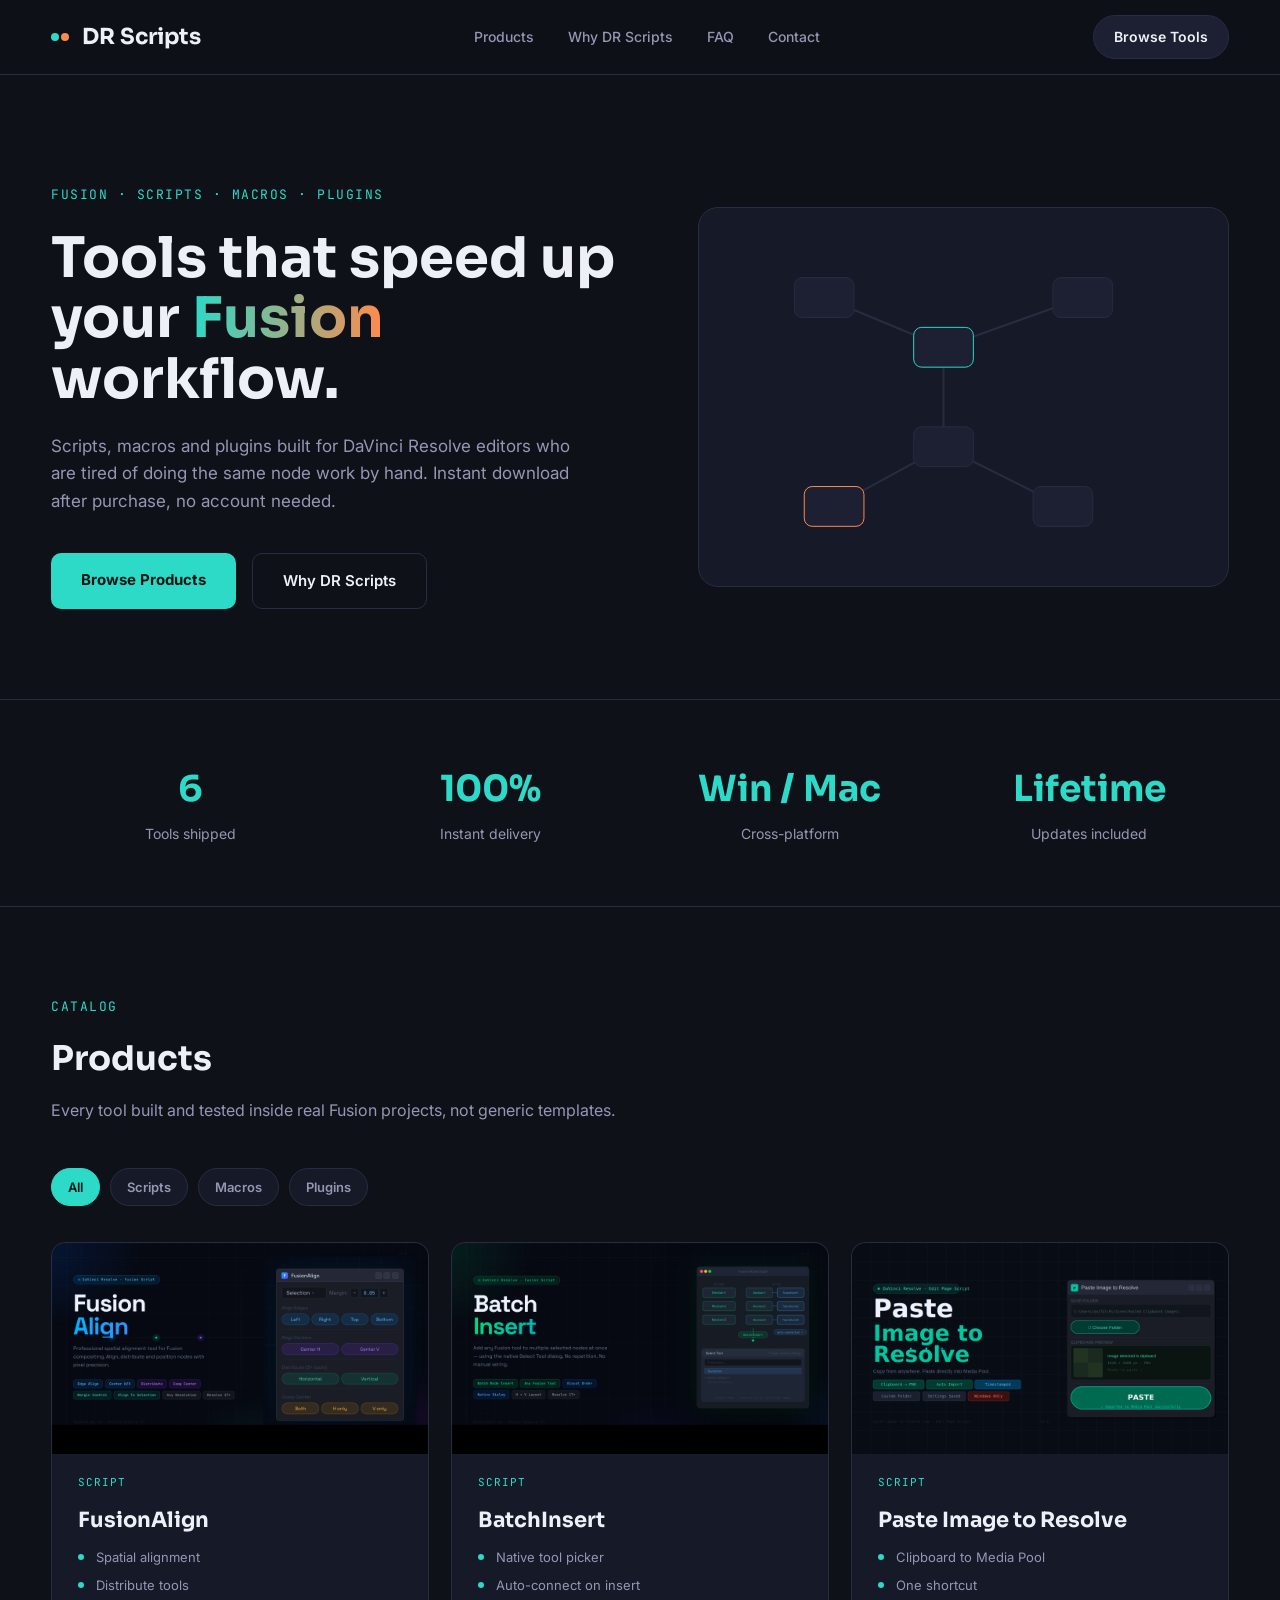
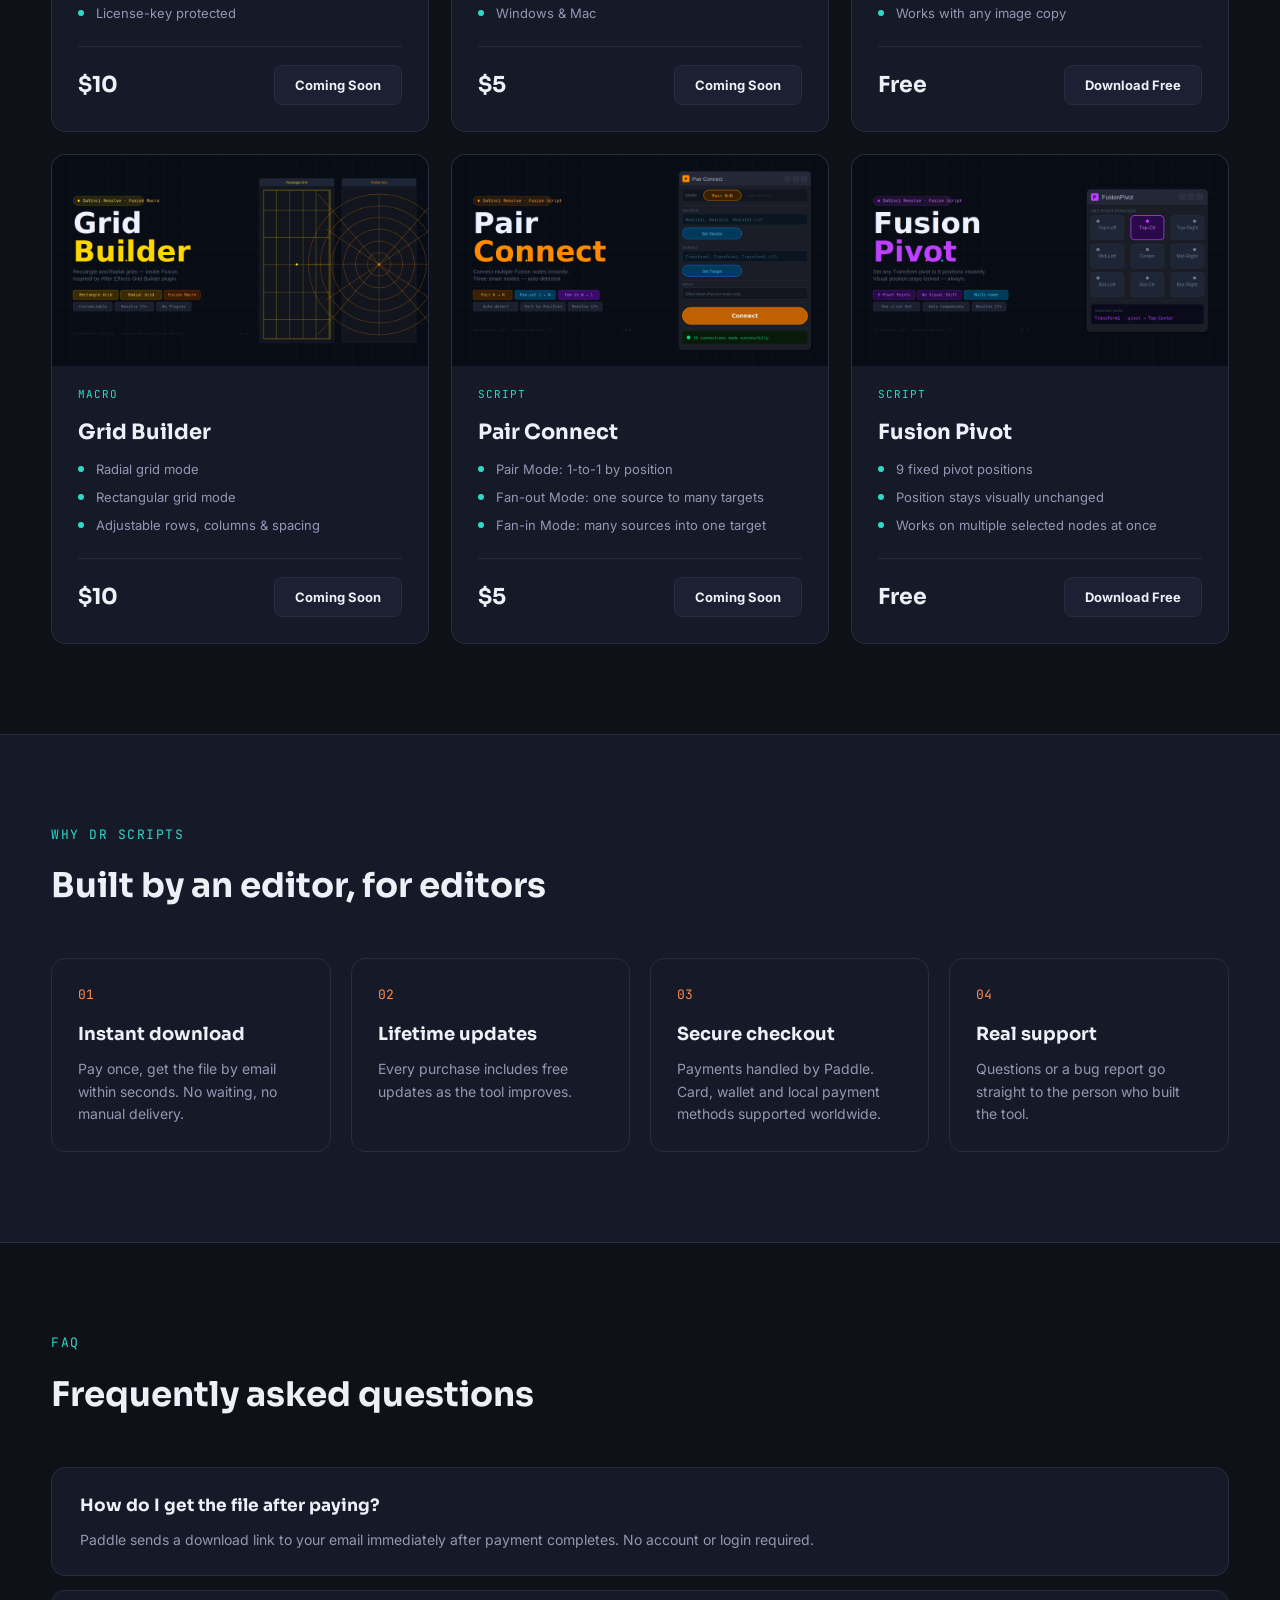
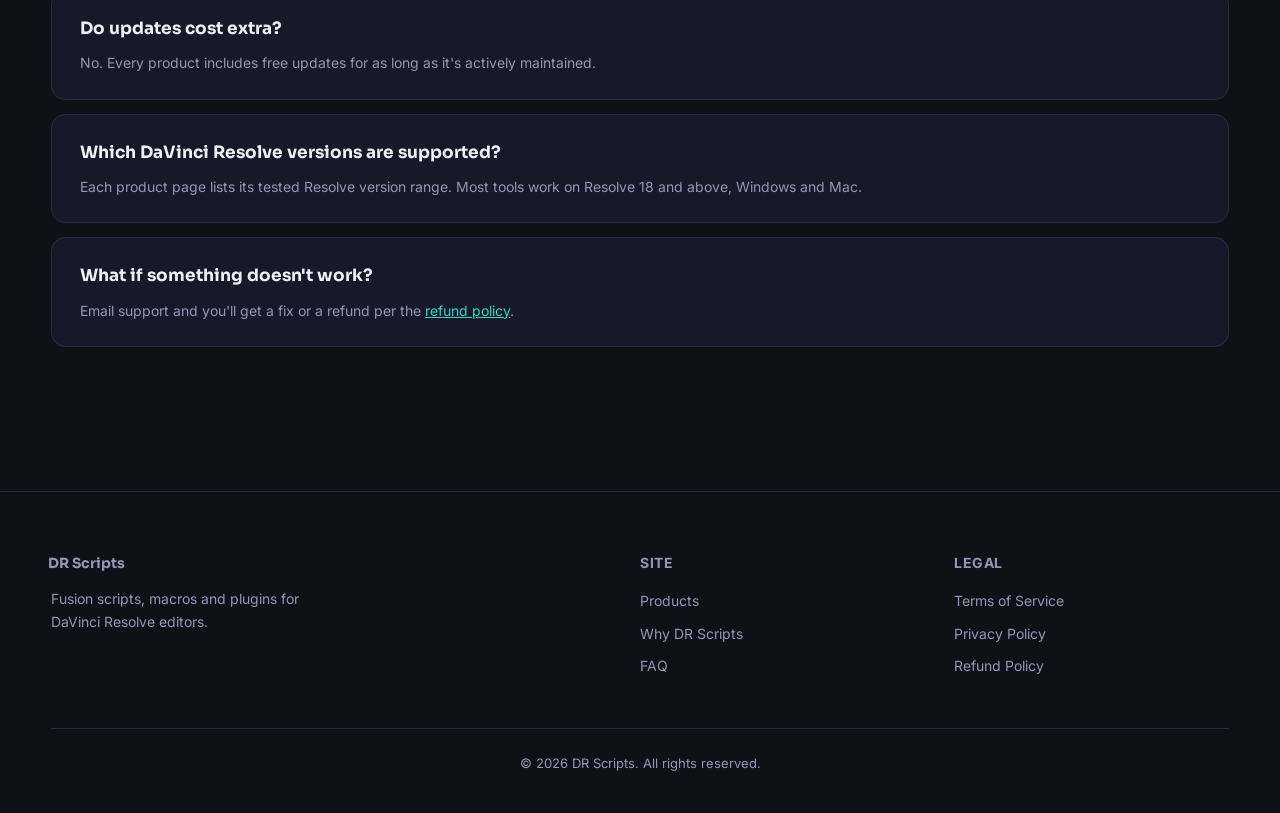
<file: index.html>
<!DOCTYPE html>
<html lang="en">
<head>
<meta charset="UTF-8">
<meta name="viewport" content="width=device-width, initial-scale=1.0">
<title>DR Scripts | DaVinci Resolve Fusion Tools</title>
<meta name="description" content="Professional Fusion scripts, macros and plugins for DaVinci Resolve editors. Instant download, lifetime updates.">
<link rel="icon" type="image/png" href="images/favicon.png">
<link rel="stylesheet" href="style.css">
<script src="https://cdn.paddle.com/paddle/v2/paddle.js"></script>
</head>
<body>

<header>
  <div class="container nav">
    <a href="#" class="logo"><span class="dot-teal"></span><span class="dot-orange"></span>&nbsp;DR Scripts</a>
    <nav class="menu">
      <a href="#products">Products</a>
      <a href="#why">Why DR Scripts</a>
      <a href="#faq">FAQ</a>
      <a href="mailto:davinciresolvescripts@gmail.com">Contact</a>
    </nav>
    <a href="#products" class="nav-cta">Browse Tools</a>
  </div>
</header>

<section class="hero">
  <div class="container hero-grid">
    <div>
      <div class="eyebrow">FUSION · SCRIPTS · MACROS · PLUGINS</div>
      <h1>Tools that speed up<br>your <span class="accent">Fusion</span> workflow.</h1>
      <p>Scripts, macros and plugins built for DaVinci Resolve editors who are tired of doing the same node work by hand. Instant download after purchase, no account needed.</p>
      <div class="hero-buttons">
        <a href="#products" class="primary">Browse Products</a>
        <a href="#why" class="secondary">Why DR Scripts</a>
      </div>
    </div>
    <div class="node-graph">
      <svg viewBox="0 0 400 380" xmlns="http://www.w3.org/2000/svg">
        <line x1="60" y1="90" x2="180" y2="140" stroke="#282c40" stroke-width="2"/>
        <line x1="180" y1="140" x2="320" y2="90" stroke="#282c40" stroke-width="2"/>
        <line x1="180" y1="140" x2="180" y2="240" stroke="#282c40" stroke-width="2"/>
        <line x1="180" y1="240" x2="70" y2="300" stroke="#282c40" stroke-width="2"/>
        <line x1="180" y1="240" x2="300" y2="300" stroke="#282c40" stroke-width="2"/>
        <rect x="30" y="70" width="60" height="40" rx="8" fill="#1c2032" stroke="#282c40"/>
        <rect x="150" y="120" width="60" height="40" rx="8" fill="#1c2032" stroke="#2dd9c7" class="pulse"/>
        <rect x="290" y="70" width="60" height="40" rx="8" fill="#1c2032" stroke="#282c40"/>
        <rect x="150" y="220" width="60" height="40" rx="8" fill="#1c2032" stroke="#282c40"/>
        <rect x="40" y="280" width="60" height="40" rx="8" fill="#1c2032" stroke="#ff8a4c" class="pulse"/>
        <rect x="270" y="280" width="60" height="40" rx="8" fill="#1c2032" stroke="#282c40"/>
      </svg>
    </div>
  </div>
</section>

<section class="stats">
  <div class="container stat-grid">
    <div class="stat"><h2>6</h2><p>Tools shipped</p></div>
    <div class="stat"><h2>100%</h2><p>Instant delivery</p></div>
    <div class="stat"><h2>Win / Mac</h2><p>Cross-platform</p></div>
    <div class="stat"><h2>Lifetime</h2><p>Updates included</p></div>
  </div>
</section>

<section class="block" id="products">
  <div class="container">
    <div class="section-head">
      <div class="eyebrow">CATALOG</div>
      <h2 class="section-title">Products</h2>
      <p class="section-sub">Every tool built and tested inside real Fusion projects, not generic templates.</p>
    </div>
    <div class="toolbar">
      <div class="chips">
        <button class="chip active" data-filter="All">All</button>
        <button class="chip" data-filter="SCRIPT">Scripts</button>
        <button class="chip" data-filter="MACRO">Macros</button>
        <button class="chip" data-filter="PLUGIN">Plugins</button>
      </div>
    </div>
    <div class="product-grid" id="product-grid"><!-- rendered by app.js --></div>
  </div>
</section>

<section class="block" id="why" style="background:var(--panel);border-top:1px solid var(--line);border-bottom:1px solid var(--line);">
  <div class="container">
    <div class="section-head">
      <div class="eyebrow">WHY DR SCRIPTS</div>
      <h2 class="section-title">Built by an editor, for editors</h2>
    </div>
    <div class="feature-grid">
      <div class="feature">
        <div class="num mono">01</div>
        <h3>Instant download</h3>
        <p>Pay once, get the file by email within seconds. No waiting, no manual delivery.</p>
      </div>
      <div class="feature">
        <div class="num mono">02</div>
        <h3>Lifetime updates</h3>
        <p>Every purchase includes free updates as the tool improves.</p>
      </div>
      <div class="feature">
        <div class="num mono">03</div>
        <h3>Secure checkout</h3>
        <p>Payments handled by Paddle. Card, wallet and local payment methods supported worldwide.</p>
      </div>
      <div class="feature">
        <div class="num mono">04</div>
        <h3>Real support</h3>
        <p>Questions or a bug report go straight to the person who built the tool.</p>
      </div>
    </div>
  </div>
</section>

<section class="block" id="faq">
  <div class="container">
    <div class="section-head">
      <div class="eyebrow">FAQ</div>
      <h2 class="section-title">Frequently asked questions</h2>
    </div>
    <div class="faq-item">
      <h3>How do I get the file after paying?</h3>
      <p>Paddle sends a download link to your email immediately after payment completes. No account or login required.</p>
    </div>
    <div class="faq-item">
      <h3>Do updates cost extra?</h3>
      <p>No. Every product includes free updates for as long as it's actively maintained.</p>
    </div>
    <div class="faq-item">
      <h3>Which DaVinci Resolve versions are supported?</h3>
      <p>Each product page lists its tested Resolve version range. Most tools work on Resolve 18 and above, Windows and Mac.</p>
    </div>
    <div class="faq-item">
      <h3>What if something doesn't work?</h3>
      <p>Email support and you'll get a fix or a refund per the <a href="refund.html" style="color:var(--teal);text-decoration:underline;">refund policy</a>.</p>
    </div>
  </div>
</section>

<footer>
  <div class="container">
    <div class="footer-grid">
      <div class="footer-brand">
        <a href="#" class="logo"><span class="dot-teal"></span><span class="dot-orange"></span>&nbsp;DR Scripts</a>
        <p>Fusion scripts, macros and plugins for DaVinci Resolve editors.</p>
      </div>
      <div>
        <h4>SITE</h4>
        <a href="#products">Products</a>
        <a href="#why">Why DR Scripts</a>
        <a href="#faq">FAQ</a>
      </div>
      <div>
        <h4>LEGAL</h4>
        <a href="terms.html">Terms of Service</a>
        <a href="privacy.html">Privacy Policy</a>
        <a href="refund.html">Refund Policy</a>
      </div>
    </div>
    <div class="copy">© 2026 DR Scripts. All rights reserved.</div>
  </div>
</footer>

<script src="products.js"></script>
<script src="app.js"></script>
</body>
</html>
</file>
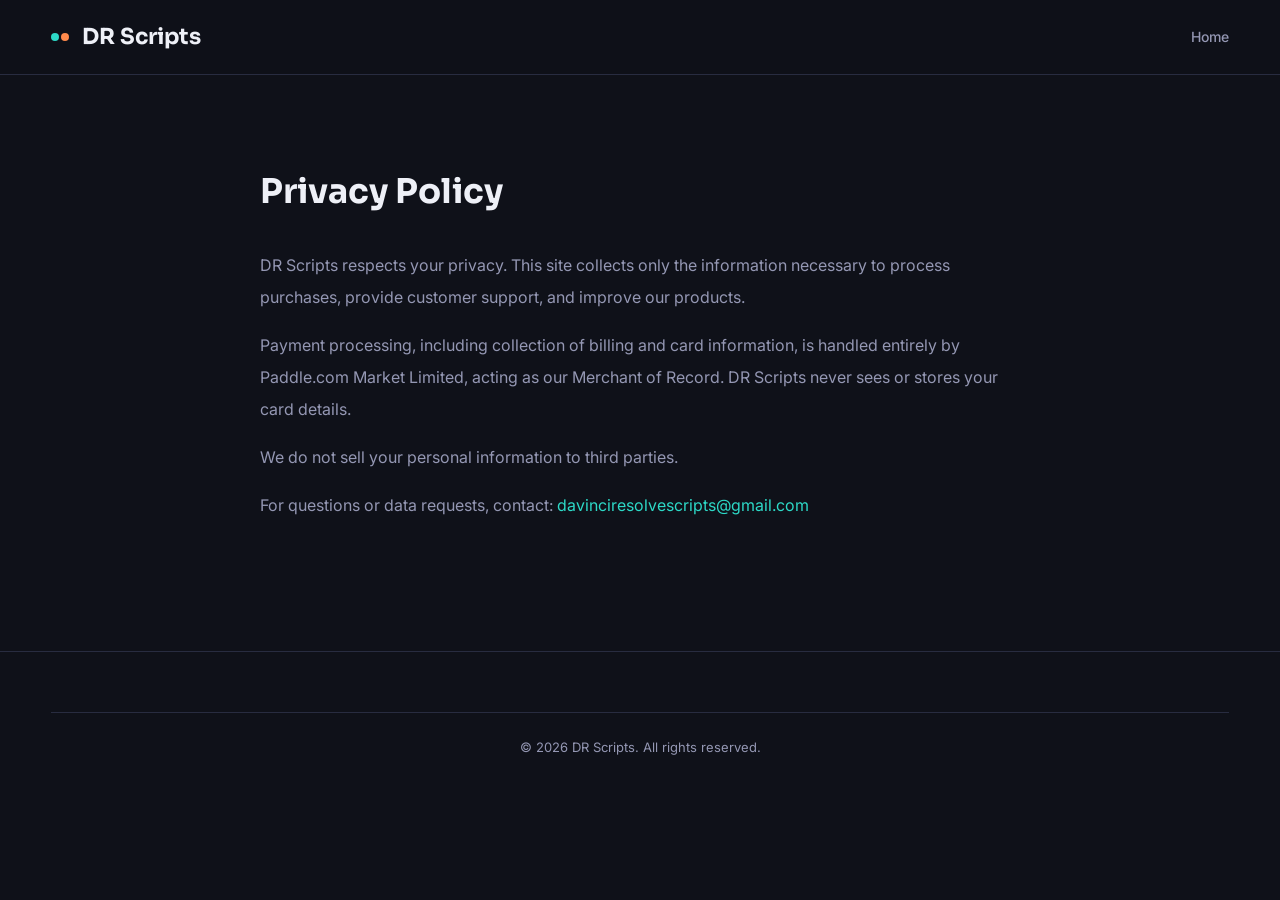
<file: privacy.html>
<!DOCTYPE html>
<html lang="en">
<head>
<meta charset="UTF-8">
<meta name="viewport" content="width=device-width, initial-scale=1.0">
<title>Privacy Policy | DR Scripts</title>
<link rel="icon" type="image/png" href="images/favicon.png">
<link rel="stylesheet" href="style.css">
</head>
<body>
<header>
  <div class="container nav">
    <a href="index.html" class="logo"><span class="dot-teal"></span><span class="dot-orange"></span>&nbsp;DR Scripts</a>
    <nav class="menu"><a href="index.html">Home</a></nav>
  </div>
</header>
<section class="block container" style="max-width:760px;">
  <h1 class="section-title" style="margin-bottom:30px;">Privacy Policy</h1>
  <p style="color:var(--ink-dim);line-height:2;margin-bottom:16px;">DR Scripts respects your privacy. This site collects only the information necessary to process purchases, provide customer support, and improve our products.</p>
  <p style="color:var(--ink-dim);line-height:2;margin-bottom:16px;">Payment processing, including collection of billing and card information, is handled entirely by Paddle.com Market Limited, acting as our Merchant of Record. DR Scripts never sees or stores your card details.</p>
  <p style="color:var(--ink-dim);line-height:2;margin-bottom:16px;">We do not sell your personal information to third parties.</p>
  <p style="color:var(--ink-dim);line-height:2;">For questions or data requests, contact: <a href="mailto:davinciresolvescripts@gmail.com" style="color:var(--teal);">davinciresolvescripts@gmail.com</a></p>
</section>
<footer><div class="container copy">© 2026 DR Scripts. All rights reserved.</div></footer>
</body>
</html>
</file>
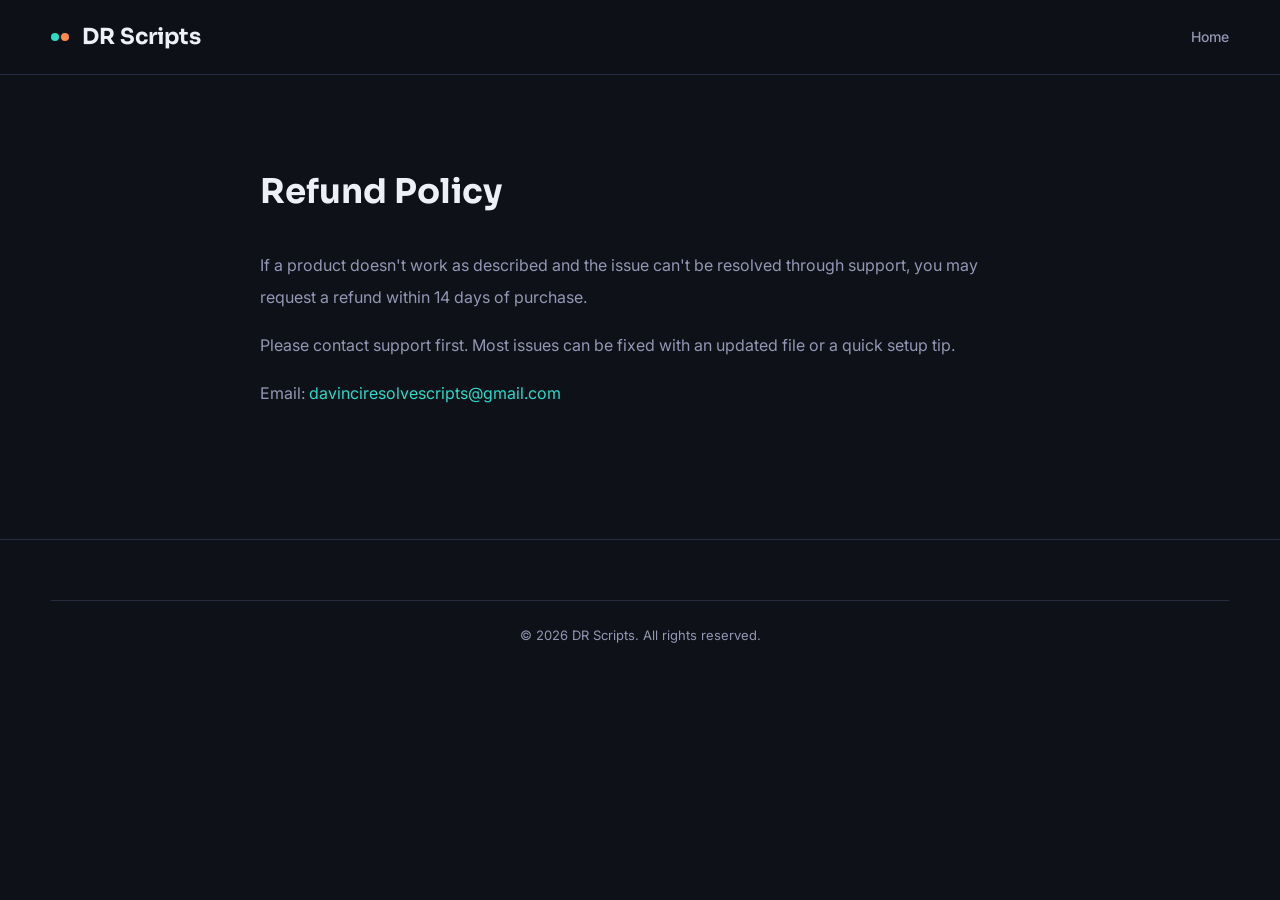
<file: refund.html>
<!DOCTYPE html>
<html lang="en">
<head>
<meta charset="UTF-8">
<meta name="viewport" content="width=device-width, initial-scale=1.0">
<title>Refund Policy | DR Scripts</title>
<link rel="icon" type="image/png" href="images/favicon.png">
<link rel="stylesheet" href="style.css">
</head>
<body>
<header>
  <div class="container nav">
    <a href="index.html" class="logo"><span class="dot-teal"></span><span class="dot-orange"></span>&nbsp;DR Scripts</a>
    <nav class="menu"><a href="index.html">Home</a></nav>
  </div>
</header>
<section class="block container" style="max-width:760px;">
  <h1 class="section-title" style="margin-bottom:30px;">Refund Policy</h1>
  <p style="color:var(--ink-dim);line-height:2;margin-bottom:16px;">If a product doesn't work as described and the issue can't be resolved through support, you may request a refund within 14 days of purchase.</p>
  <p style="color:var(--ink-dim);line-height:2;margin-bottom:16px;">Please contact support first. Most issues can be fixed with an updated file or a quick setup tip.</p>
  <p style="color:var(--ink-dim);line-height:2;">Email: <a href="mailto:davinciresolvescripts@gmail.com" style="color:var(--teal);">davinciresolvescripts@gmail.com</a></p>
</section>
<footer><div class="container copy">© 2026 DR Scripts. All rights reserved.</div></footer>
</body>
</html>
</file>
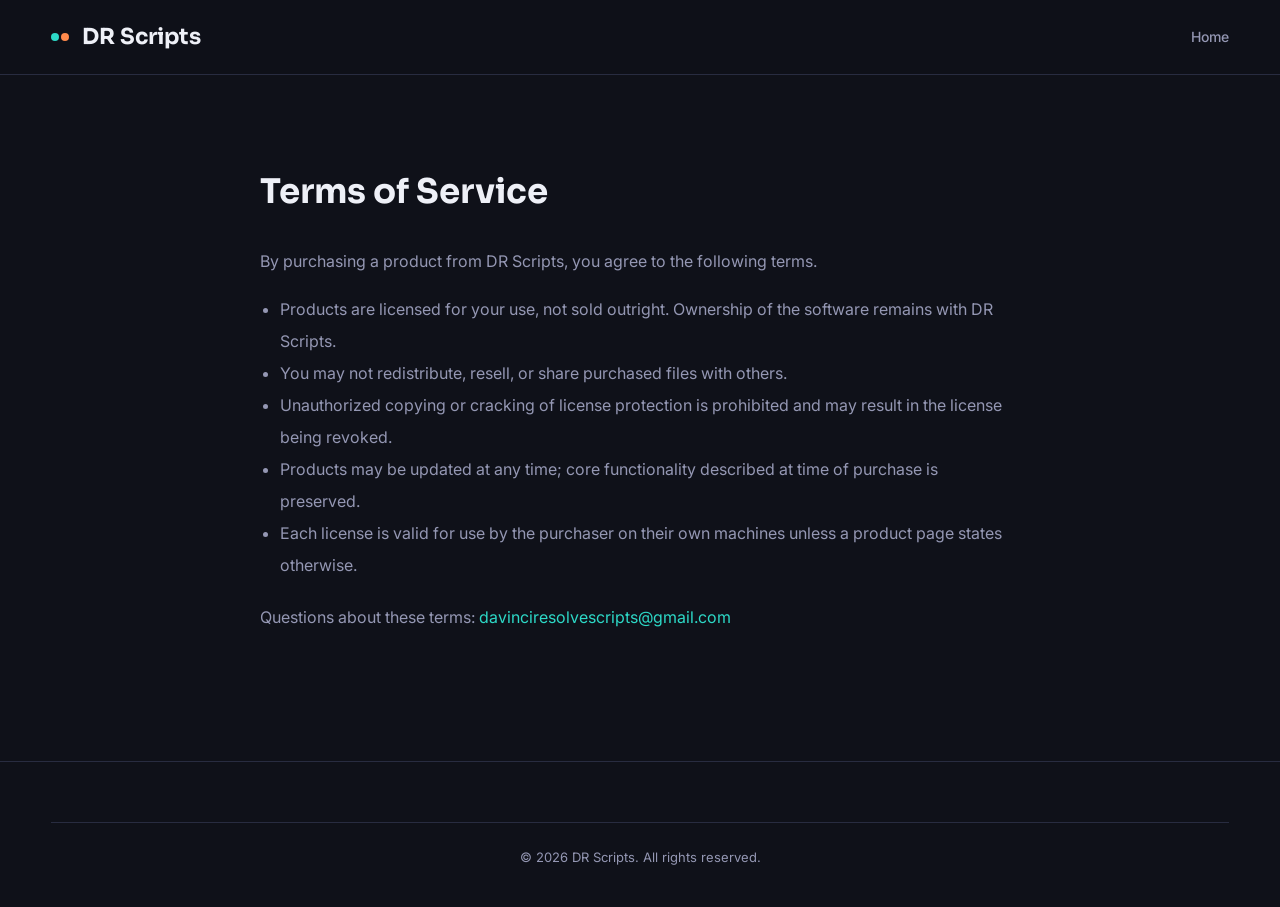
<file: terms.html>
<!DOCTYPE html>
<html lang="en">
<head>
<meta charset="UTF-8">
<meta name="viewport" content="width=device-width, initial-scale=1.0">
<title>Terms of Service | DR Scripts</title>
<link rel="icon" type="image/png" href="images/favicon.png">
<link rel="stylesheet" href="style.css">
</head>
<body>
<header>
  <div class="container nav">
    <a href="index.html" class="logo"><span class="dot-teal"></span><span class="dot-orange"></span>&nbsp;DR Scripts</a>
    <nav class="menu"><a href="index.html">Home</a></nav>
  </div>
</header>
<section class="block container" style="max-width:760px;">
  <h1 class="section-title" style="margin-bottom:30px;">Terms of Service</h1>
  <p style="color:var(--ink-dim);margin-bottom:18px;">By purchasing a product from DR Scripts, you agree to the following terms.</p>
  <ul style="color:var(--ink-dim);padding-left:20px;line-height:2;">
    <li>Products are licensed for your use, not sold outright. Ownership of the software remains with DR Scripts.</li>
    <li>You may not redistribute, resell, or share purchased files with others.</li>
    <li>Unauthorized copying or cracking of license protection is prohibited and may result in the license being revoked.</li>
    <li>Products may be updated at any time; core functionality described at time of purchase is preserved.</li>
    <li>Each license is valid for use by the purchaser on their own machines unless a product page states otherwise.</li>
  </ul>
  <p style="color:var(--ink-dim);margin-top:24px;">Questions about these terms: <a href="mailto:davinciresolvescripts@gmail.com" style="color:var(--teal);">davinciresolvescripts@gmail.com</a></p>
</section>
<footer><div class="container copy">© 2026 DR Scripts. All rights reserved.</div></footer>
</body>
</html>
</file>
<file: style.css>
@import url('https://fonts.googleapis.com/css2?family=Sora:wght@400;500;600;700&family=Inter:wght@400;500;600&family=JetBrains+Mono:wght@400;500&display=swap');

:root{
  --bg:#0f1119;
  --panel:#161927;
  --panel-2:#1c2032;
  --line:#282c40;
  --ink:#eef0f7;
  --ink-dim:#9497b3;
  --teal:#2dd9c7;
  --orange:#ff8a4c;
  --radius:14px;
}

*{margin:0;padding:0;box-sizing:border-box;}
html{scroll-behavior:smooth;}
body{
  background:var(--bg);
  color:var(--ink);
  font-family:'Inter',sans-serif;
  line-height:1.6;
}
a{color:inherit;text-decoration:none;}
img{display:block;max-width:100%;}
button{font-family:inherit;cursor:pointer;border:none;background:none;color:inherit;}
.container{width:min(1200px,92%);margin:auto;}
.mono{font-family:'JetBrains Mono',monospace;}

/* ===== Announcement ===== */
.announcement{
  background:linear-gradient(90deg,var(--teal),var(--orange));
  color:#0f1119;
  text-align:center;
  font-weight:600;
  font-size:14px;
  padding:9px 12px;
  letter-spacing:.2px;
}

/* ===== Header ===== */
header{
  position:sticky;top:0;z-index:100;
  background:rgba(15,17,25,.85);
  backdrop-filter:blur(12px);
  border-bottom:1px solid var(--line);
}
.nav{height:74px;display:flex;align-items:center;justify-content:space-between;}
.logo{
  font-family:'Sora',sans-serif;
  font-size:22px;font-weight:700;
  display:flex;align-items:center;gap:8px;
}
.logo .dot-teal{width:8px;height:8px;border-radius:50%;background:var(--teal);}
.logo .dot-orange{width:8px;height:8px;border-radius:50%;background:var(--orange);margin-left:-6px;}
.menu{display:flex;gap:34px;}
.menu a{font-size:14px;font-weight:500;color:var(--ink-dim);transition:.2s;}
.menu a:hover{color:var(--ink);}
.nav-cta{
  background:var(--panel-2);
  border:1px solid var(--line);
  padding:10px 20px;border-radius:999px;
  font-size:14px;font-weight:600;
  transition:.2s;
}
.nav-cta:hover{border-color:var(--teal);color:var(--teal);}

/* ===== Hero ===== */
.hero{
  padding:110px 0 90px;
  position:relative;
  overflow:hidden;
}
.hero-grid{
  display:grid;grid-template-columns:1.05fr .95fr;gap:60px;align-items:center;
}
.eyebrow{
  font-family:'JetBrains Mono',monospace;
  color:var(--teal);
  font-size:13px;
  letter-spacing:1.5px;
  margin-bottom:22px;
}
.hero h1{
  font-family:'Sora',sans-serif;
  font-size:56px;
  line-height:1.08;
  font-weight:700;
  margin-bottom:24px;
}
.hero h1 .accent{
  background:linear-gradient(90deg,var(--teal),var(--orange));
  -webkit-background-clip:text;background-clip:text;color:transparent;
}
.hero p{
  color:var(--ink-dim);
  font-size:17px;
  max-width:520px;
  margin-bottom:38px;
}
.hero-buttons{display:flex;gap:16px;}
.primary{
  background:var(--teal);color:#0a1512;
  padding:15px 30px;border-radius:10px;
  font-weight:700;font-size:15px;
  transition:.2s;
}
.primary:hover{transform:translateY(-2px);box-shadow:0 12px 30px rgba(45,217,199,.25);}
.secondary{
  background:transparent;border:1px solid var(--line);
  padding:15px 30px;border-radius:10px;
  font-weight:600;font-size:15px;color:var(--ink);
  transition:.2s;
}
.secondary:hover{border-color:var(--orange);color:var(--orange);}

/* Node-graph signature visual */
.node-graph{
  position:relative;height:380px;
  background:var(--panel);
  border:1px solid var(--line);
  border-radius:20px;
  overflow:hidden;
}
.node-graph svg{width:100%;height:100%;}
.node-graph .pulse{
  animation:pulse 2.4s ease-in-out infinite;
}
@keyframes pulse{
  0%,100%{opacity:.4;}
  50%{opacity:1;}
}
@media(prefers-reduced-motion:reduce){
  .node-graph .pulse{animation:none;opacity:.8;}
}

/* ===== Stats ===== */
.stats{padding:60px 0;border-top:1px solid var(--line);border-bottom:1px solid var(--line);}
.stat-grid{display:grid;grid-template-columns:repeat(4,1fr);gap:20px;text-align:center;}
.stat h2{font-family:'Sora',sans-serif;font-size:36px;color:var(--teal);margin-bottom:6px;}
.stat p{color:var(--ink-dim);font-size:14px;}

/* ===== Section shared ===== */
section.block{padding:90px 0;}
.section-head{margin-bottom:44px;}
.section-head .eyebrow{margin-bottom:14px;}
.section-title{font-family:'Sora',sans-serif;font-size:34px;font-weight:700;}
.section-sub{color:var(--ink-dim);margin-top:12px;max-width:600px;}

/* ===== Toolbar / chips ===== */
.toolbar{display:flex;justify-content:space-between;align-items:center;margin-bottom:36px;flex-wrap:wrap;gap:18px;}
.chips{display:flex;gap:10px;flex-wrap:wrap;}
.chip{
  height:38px;padding:0 16px;border-radius:999px;
  border:1px solid var(--line);background:var(--panel);
  font-size:13px;font-weight:600;color:var(--ink-dim);
  transition:.2s;
}
.chip:hover{border-color:var(--teal);}
.chip.active{background:var(--teal);color:#0a1512;border-color:var(--teal);}

/* ===== Product grid ===== */
.product-grid{display:grid;grid-template-columns:repeat(3,1fr);gap:22px;}
.product{
  position:relative;
  background:var(--panel);
  border:1px solid var(--line);
  border-radius:var(--radius);
  padding:26px;
  transition:.25s;
}
.product:hover{border-color:var(--teal);transform:translateY(-4px);}
.product-image{
  display:block;
  margin:-26px -26px 20px -26px;
  border-radius:var(--radius) var(--radius) 0 0;
  overflow:hidden;background:var(--panel-2);
  aspect-ratio:16/9;
}
.product-image img{width:100%;height:100%;object-fit:cover;display:block;}
.image-placeholder{
  width:100%;height:100%;display:flex;align-items:center;justify-content:center;
  font-family:'Sora',sans-serif;font-weight:600;color:var(--ink-dim);
  background:linear-gradient(135deg,var(--panel-2),var(--panel));
}
.product-category{
  font-family:'JetBrains Mono',monospace;
  font-size:11px;letter-spacing:1px;
  color:var(--teal);margin-bottom:12px;
}
.product-title a{color:var(--ink);transition:.2s;}
.product-title a:hover{color:var(--teal);}
.product-title{font-family:'Sora',sans-serif;font-size:21px;font-weight:700;margin-bottom:10px;}
.product-description{color:var(--ink-dim);font-size:14px;margin-bottom:16px;}
.product-features{list-style:none;margin-bottom:22px;}
.product-features li{
  font-size:13px;color:var(--ink-dim);
  padding-left:18px;position:relative;margin-bottom:7px;
}
.product-features li::before{
  content:"";position:absolute;left:0;top:7px;
  width:6px;height:6px;border-radius:50%;background:var(--teal);
}
.product-bottom{display:flex;justify-content:space-between;align-items:center;border-top:1px solid var(--line);padding-top:18px;}
.old-price{text-decoration:line-through;color:var(--ink-dim);font-size:13px;margin-right:8px;}
.price{font-family:'Sora',sans-serif;font-size:22px;font-weight:700;}
.buy{
  background:var(--panel-2);border:1px solid var(--line);
  padding:11px 20px;border-radius:8px;
  font-weight:700;font-size:13px;
  transition:.2s;
}
.buy:hover{background:var(--teal);color:#0a1512;border-color:var(--teal);}
.buy:disabled{opacity:.5;cursor:not-allowed;}
.buy:disabled:hover{background:var(--panel-2);color:var(--ink);border-color:var(--line);}

/* ===== Why section ===== */
.feature-grid{display:grid;grid-template-columns:repeat(4,1fr);gap:20px;}
.feature{background:var(--panel);border:1px solid var(--line);border-radius:var(--radius);padding:26px;}
.feature .num{font-family:'JetBrains Mono',monospace;color:var(--orange);font-size:13px;margin-bottom:14px;}
.feature h3{font-family:'Sora',sans-serif;font-size:18px;margin-bottom:10px;}
.feature p{color:var(--ink-dim);font-size:14px;}

/* ===== FAQ ===== */
.faq-item{
  background:var(--panel);border:1px solid var(--line);
  border-radius:var(--radius);padding:24px 28px;margin-bottom:14px;
}
.faq-item h3{font-family:'Sora',sans-serif;font-size:17px;margin-bottom:10px;}
.faq-item p{color:var(--ink-dim);font-size:14px;}

/* ===== Product detail page ===== */
.back-link{
  display:inline-block;color:var(--ink-dim);font-size:14px;font-weight:600;
  margin-bottom:30px;transition:.2s;
}
.back-link:hover{color:var(--teal);}
.detail-grid{display:grid;grid-template-columns:1.3fr 1fr;gap:60px;align-items:start;}
.detail-image{
  position:relative;
  border-radius:var(--radius);overflow:hidden;background:var(--panel);
  border:1px solid var(--line);aspect-ratio:16/9;
}
.detail-image img{width:100%;height:100%;object-fit:cover;display:block;}
.image-placeholder.large{font-size:26px;}

.media-carousel{
  position:relative;
  border-radius:var(--radius);overflow:hidden;background:var(--panel);
  border:1px solid var(--line);aspect-ratio:16/9;
}
.carousel-track{
  display:flex;width:200%;height:100%;
  transition:transform .45s ease;
  transform:translateX(0);
}
.media-carousel.on-video .carousel-track{transform:translateX(-50%);}
.carousel-slide{width:50%;height:100%;flex-shrink:0;}
.carousel-slide img{width:100%;height:100%;object-fit:cover;display:block;}
.carousel-slide iframe{width:100%;height:100%;border:0;display:block;}
.carousel-arrow{
  position:absolute;top:50%;transform:translateY(-50%);
  width:52px;height:52px;border-radius:50%;
  background:var(--teal);color:#0a1512;
  align-items:center;justify-content:center;
  font-size:22px;font-weight:700;
  box-shadow:0 8px 24px rgba(45,217,199,.4);
  opacity:0;transition:opacity .2s, transform .2s;
  display:none;
}
.media-carousel:hover .carousel-arrow{opacity:1;}
.carousel-arrow:hover{transform:translateY(-50%) scale(1.08);}
.carousel-arrow.right{right:18px;display:flex;}
.carousel-arrow.left{left:18px;display:none;}
.media-carousel.on-video .carousel-arrow.right{display:none;}
.media-carousel.on-video .carousel-arrow.left{display:flex;}

.detail-title{font-family:'Sora',sans-serif;font-size:44px;font-weight:700;margin-bottom:20px;}
.description-box{
  background:var(--panel);border:1px solid var(--line);border-radius:var(--radius);
  padding:24px 26px;margin-bottom:26px;
}
.detail-description{color:var(--ink-dim);font-size:17px;line-height:1.8;}
.detail-buy{
  display:flex;justify-content:space-between;align-items:center;
  border-top:1px solid var(--line);padding-top:24px;margin-top:26px;
}
.price-badge{
  display:inline-flex;align-items:center;
  background:var(--panel-2);border:1px solid var(--teal);
  color:var(--teal);
  font-family:'Sora',sans-serif;font-size:26px;font-weight:700;
  padding:10px 22px;border-radius:999px;
}
.buy.large{padding:15px 30px;font-size:15px;border-radius:10px;}

/* ===== Footer ===== */
footer{border-top:1px solid var(--line);padding:60px 0 40px;margin-top:40px;}
.footer-grid{display:grid;grid-template-columns:2fr 1fr 1fr;gap:40px;margin-bottom:40px;}
.footer-grid h4{font-size:14px;margin-bottom:16px;color:var(--ink-dim);letter-spacing:.5px;}
.footer-grid a{display:block;margin-bottom:10px;color:var(--ink-dim);font-size:14px;transition:.2s;}
.footer-grid a:hover{color:var(--teal);}
.footer-brand p{color:var(--ink-dim);font-size:14px;margin-top:14px;max-width:280px;}
.copy{border-top:1px solid var(--line);padding-top:24px;color:var(--ink-dim);font-size:13px;text-align:center;}

/* ===== Responsive ===== */
@media(max-width:960px){
  .hero-grid{grid-template-columns:1fr;}
  .node-graph{height:260px;order:-1;}
  .hero h1{font-size:42px;}
  .stat-grid{grid-template-columns:repeat(2,1fr);}
  .feature-grid{grid-template-columns:repeat(2,1fr);}
  .product-grid{grid-template-columns:repeat(2,1fr);}
  .footer-grid{grid-template-columns:1fr;}
  .detail-grid{grid-template-columns:1fr;}
}
@media(max-width:640px){
  .menu{display:none;}
  .hero h1{font-size:34px;}
  .stat-grid{grid-template-columns:1fr 1fr;}
  .feature-grid{grid-template-columns:1fr;}
  .product-grid{grid-template-columns:1fr;}
  section.block{padding:60px 0;}
}
</file>
